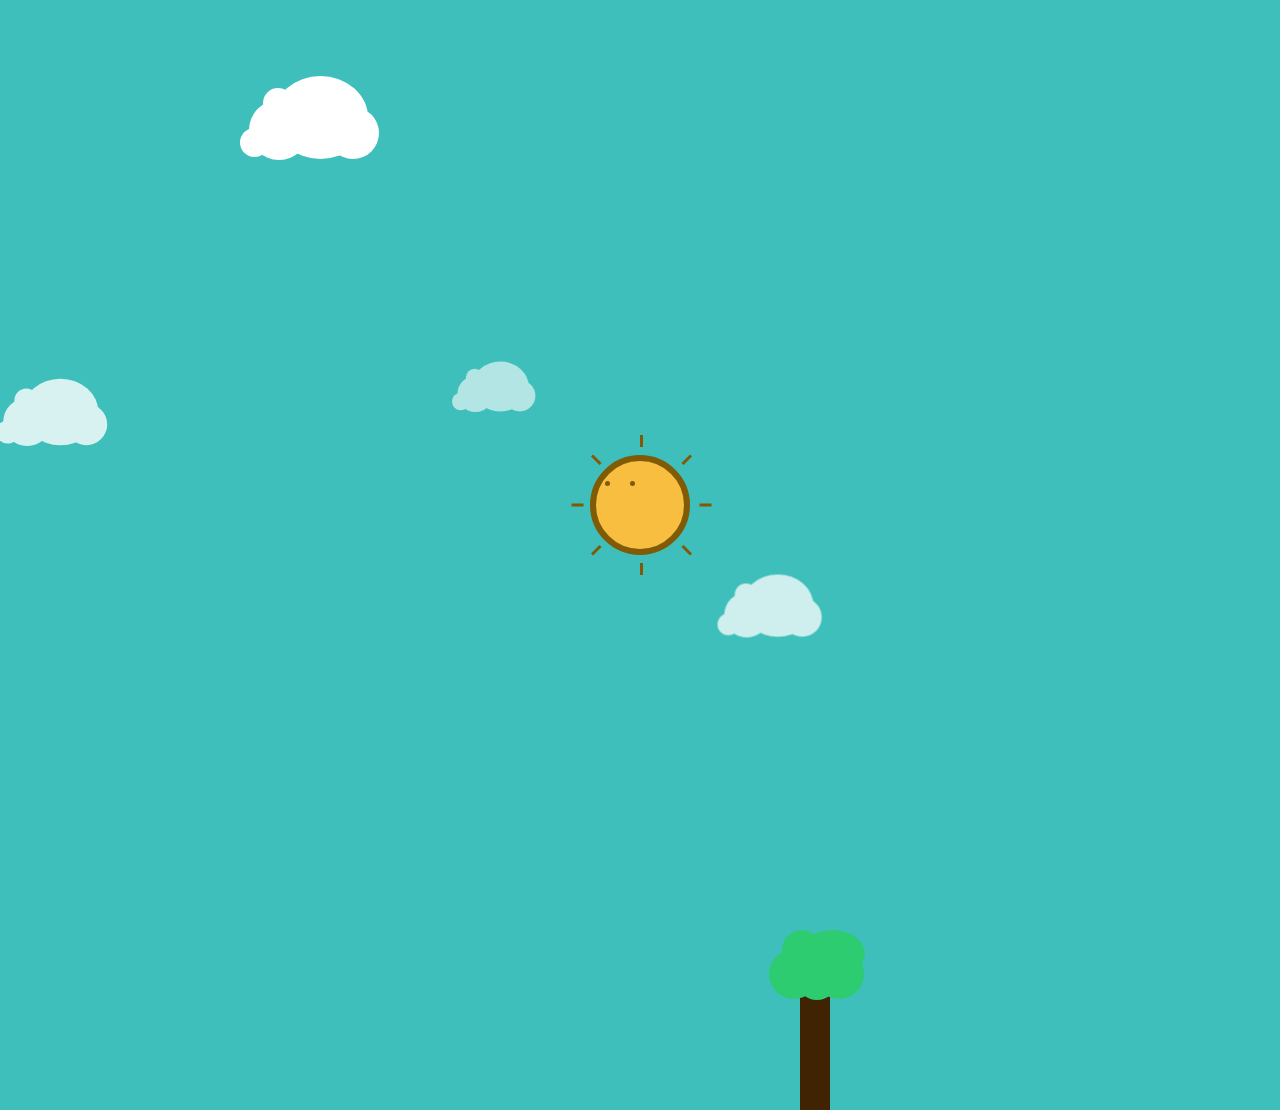
<file: index.html>
<!DOCTYPE html>
<html>
<head>
  <link rel="stylesheet" href="css/sun.css">
</head>
<body>
  <div class="cloud">
    <i></i>
    <i></i>
    <i></i>
    <i></i>
    <i></i>
  </div>

  <div class="cloud x2">
    <i></i>
    <i></i>
    <i></i>
    <i></i>
    <i></i>
  </div>

  <div class="cloud x3">
    <i></i>
    <i></i>
    <i></i>
    <i></i>
    <i></i>
  </div>

  <div class="cloud x4">
    <i></i>
    <i></i>
    <i></i>
    <i></i>
    <i></i>
  </div>

  <div class='sun-wrapper'>
    <div class='sun'>
      <div class='eyes'>
        <div class='left'></div>
        <div class='right'></div>
      </div>
      <div class='shine'>
        <div class='ray'></div>
        <div class='ray'></div>
        <div class='ray'></div>
        <div class='ray'></div>
        <div class='ray'></div>
        <div class='ray'></div>
        <div class='ray'></div>
        <div class='ray'></div>
      </div>
    </div>
  </div>

  <div class="tree">
    <i></i>
    <i></i>
    <i></i>
    <i></i>
    <i></i>
  </div>
</body>
</html>
</file>
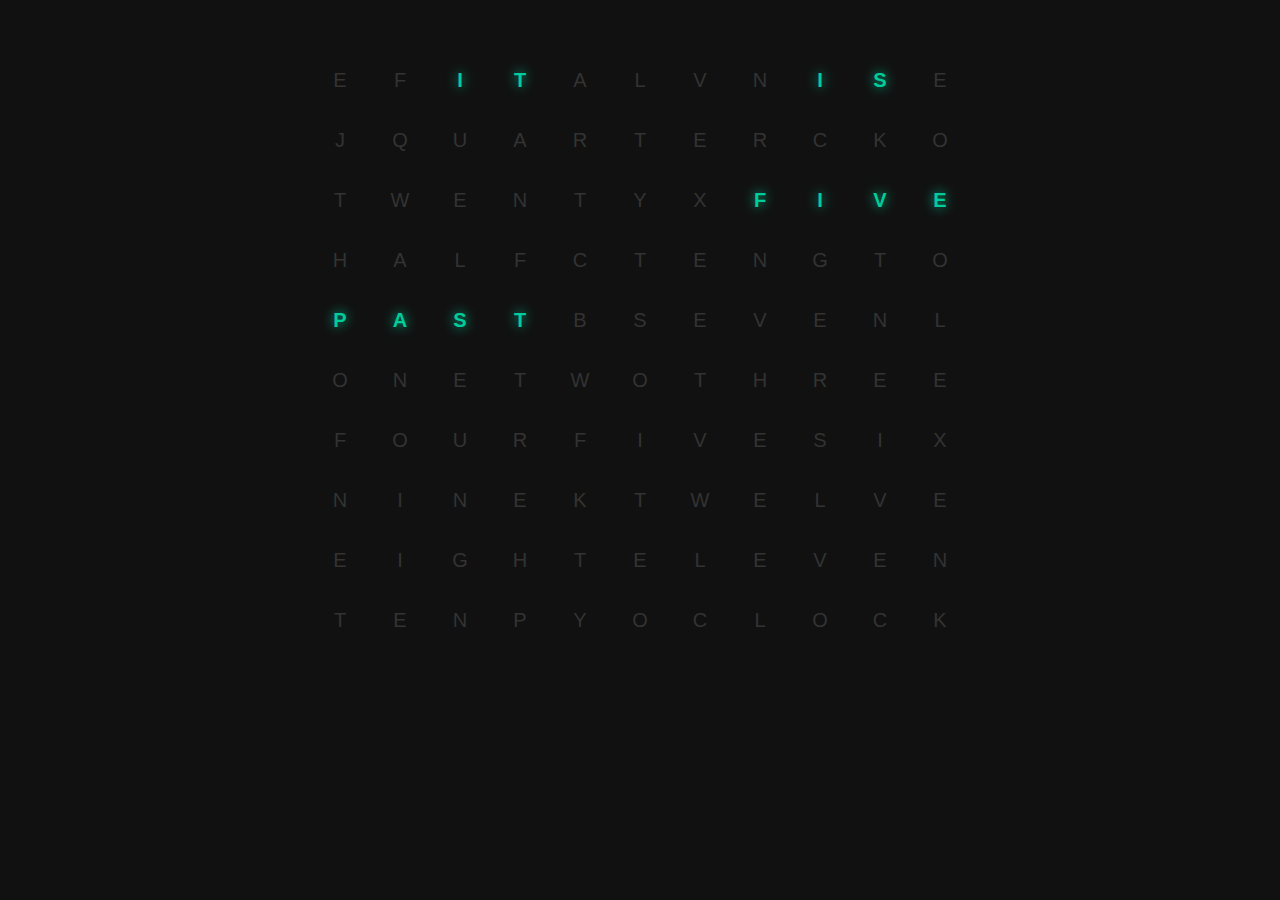
<file: clock.html>
<!DOCTYPE html>
<html>
<head>
  <link rel="stylesheet" href="css/clock.css">
</head>
<body>
  <div id="clock-container">
    <div class="clock-row">
      <div class="letter">E</div>
      <div class="letter">F</div>
        <div class="letter it active">I</div>
        <div class="letter it active" >T</div>
      <div class="letter a">A</div>
      <div class="letter">L</div>
      <div class="letter">V</div>
      <div class="letter">N</div>
      <div class="letter is active">I</div>
      <div class="letter is active">S</div>
      <div class="letter">E</div>
    </div>
    <div class="clock-row">
      <div class="letter">J</div>
      <div class="letter quarter">Q</div>
      <div class="letter quarter">U</div>
      <div class="letter quarter">A</div>
      <div class="letter quarter">R</div>
      <div class="letter quarter">T</div>
      <div class="letter quarter">E</div>
      <div class="letter quarter">R</div>
      <div class="letter">C</div>
      <div class="letter">K</div>
      <div class="letter">O</div>
    </div>
    <div class="clock-row">
      <div class="letter twenty">T</div>
      <div class="letter twenty">W</div>
      <div class="letter twenty">E</div>
      <div class="letter twenty">N</div>
      <div class="letter twenty">T</div>
      <div class="letter twenty">Y</div>
      <div class="letter">X</div>
      <div class="letter five">F</div>
      <div class="letter five">I</div>
      <div class="letter five">V</div>
      <div class="letter five">E</div>
    </div>
    <div class="clock-row">
      <div class="letter half">H</div>
      <div class="letter half">A</div>
      <div class="letter half">L</div>
      <div class="letter half">F</div>
      <div class="letter">C</div>
      <div class="letter ten">T</div>
      <div class="letter ten">E</div>
      <div class="letter ten">N</div>
      <div class="letter">G</div>
      <div class="letter to">T</div>
      <div class="letter to">O</div>
    </div>
    <div class="clock-row">
      <div class="letter past">P</div>
      <div class="letter past">A</div>
      <div class="letter past">S</div>
      <div class="letter past">T</div>
      <div class="letter">B</div>
      <div class="letter 7">S</div>
      <div class="letter 7">E</div>
      <div class="letter 7">V</div>
      <div class="letter 7">E</div>
      <div class="letter 7">N</div>
      <div class="letter">L</div>
    </div>
    <div class="clock-row">
      <div class="letter 1">O</div>
      <div class="letter 1">N</div>
      <div class="letter 1">E</div>
      <div class="letter 2">T</div>
      <div class="letter 2">W</div>
      <div class="letter 2">O</div>
      <div class="letter 3">T</div>
      <div class="letter 3">H</div>
      <div class="letter 3">R</div>
      <div class="letter 3">E</div>
      <div class="letter 3">E</div>
    </div>
    <div class="clock-row">
      <div class="letter 4">F</div>
      <div class="letter 4">O</div>
      <div class="letter 4">U</div>
      <div class="letter 4">R</div>
      <div class="letter 5">F</div>
      <div class="letter 5">I</div>
      <div class="letter 5">V</div>
      <div class="letter 5">E</div>
      <div class="letter 6">S</div>
      <div class="letter 6">I</div>
      <div class="letter 6">X</div>
    </div>
    <div class="clock-row">
      <div class="letter 9">N</div>
      <div class="letter 9">I</div>
      <div class="letter 9">N</div>
      <div class="letter 9">E</div>
      <div class="letter">K</div>
      <div class="letter 12 0">T</div>
      <div class="letter 12 0">W</div>
      <div class="letter 12 0">E</div>
      <div class="letter 12 0">L</div>
      <div class="letter 12 0">V</div>
      <div class="letter 12 0">E</div>
    </div>
    <div class="clock-row">
      <div class="letter 8">E</div>
      <div class="letter 8">I</div>
      <div class="letter 8">G</div>
      <div class="letter 8">H</div>
      <div class="letter 8">T</div>
      <div class="letter 11">E</div>
      <div class="letter 11">L</div>
      <div class="letter 11">E</div>
      <div class="letter 11">V</div>
      <div class="letter 11">E</div>
      <div class="letter 11">N</div>
    </div>
    <div class="clock-row">
      <div class="letter 10">T</div>
      <div class="letter 10">E</div>
      <div class="letter 10">N</div>
      <div class="letter">P</div>
      <div class="letter">Y</div>
      <div class="letter oclock">O</div>
      <div class="letter oclock">C</div>
      <div class="letter oclock">L</div>
      <div class="letter oclock">O</div>
      <div class="letter oclock">C</div>
      <div class="letter oclock">K</div>
    </div>
  </div>

  <script src="//code.jquery.com/jquery-1.11.0.min.js"></script>
  <script src="js/clock.js"></script>
</body>
</html>
</file>
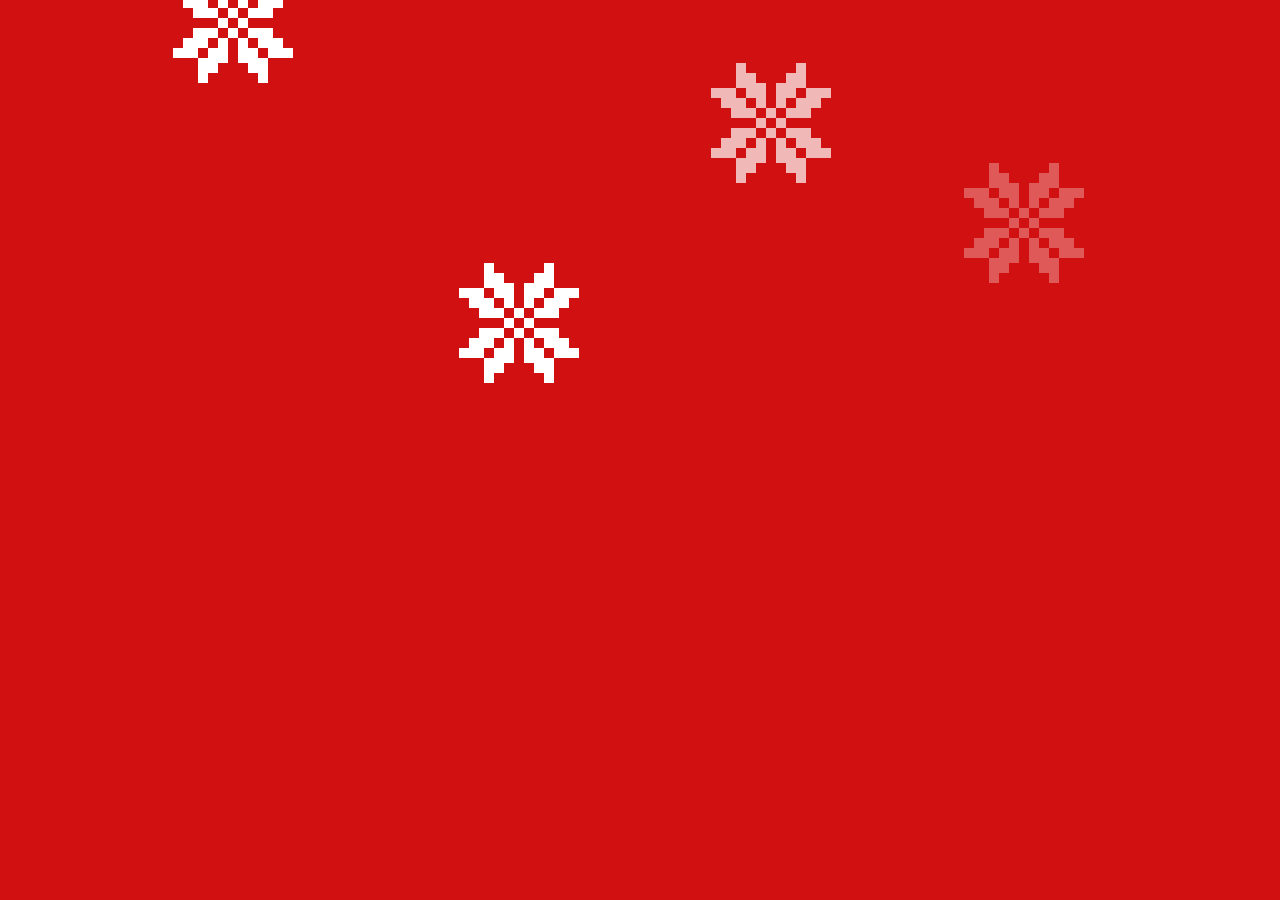
<file: snow.html>
<!DOCTYPE html>
<html>
<head>
  <link rel="stylesheet" href="css/snow.css">
</head>
<body>
  <div class="snowflake">
    <i></i>
    <i></i>
    <i></i>
    <i></i>
    <!-- end of centre of snowflake, start of top right-->
    <i></i>
    <i></i>
    <i></i>
    <i></i>
    <i></i>
    <i></i>
    <!--Start of top left-->
    <i></i>
    <i></i>
    <i></i>
    <i></i>
    <i></i>
    <i></i>
    <!--Start of bottom left-->
    <i></i>
    <i></i>
    <i></i>
    <i></i>
    <i></i>
    <i></i>
    <!--Start of bottom right-->
    <i></i>
    <i></i>
    <i></i>
    <i></i>
    <i></i>
    <i></i>
  </div>

  <div class="snowflake middleground x2">
    <i></i>
    <i></i>
    <i></i>
    <i></i>
    <!-- end of centre of snowflake, start of top right-->
    <i></i>
    <i></i>
    <i></i>
    <i></i>
    <i></i>
    <i></i>
    <!--Start of top left-->
    <i></i>
    <i></i>
    <i></i>
    <i></i>
    <i></i>
    <i></i>
    <!--Start of bottom left-->
    <i></i>
    <i></i>
    <i></i>
    <i></i>
    <i></i>
    <i></i>
    <!--Start of bottom right-->
    <i></i>
    <i></i>
    <i></i>
    <i></i>
    <i></i>
    <i></i>
  </div>

  <div class="snowflake background x3">
    <i></i>
    <i></i>
    <i></i>
    <i></i>
    <!-- end of centre of snowflake, start of top right-->
    <i></i>
    <i></i>
    <i></i>
    <i></i>
    <i></i>
    <i></i>
    <!--Start of top left-->
    <i></i>
    <i></i>
    <i></i>
    <i></i>
    <i></i>
    <i></i>
    <!--Start of bottom left-->
    <i></i>
    <i></i>
    <i></i>
    <i></i>
    <i></i>
    <i></i>
    <!--Start of bottom right-->
    <i></i>
    <i></i>
    <i></i>
    <i></i>
    <i></i>
    <i></i>
  </div>

  <div class="snowflake x1">
    <i></i>
    <i></i>
    <i></i>
    <i></i>
    <!-- end of centre of snowflake, start of top right-->
    <i></i>
    <i></i>
    <i></i>
    <i></i>
    <i></i>
    <i></i>
    <!--Start of top left-->
    <i></i>
    <i></i>
    <i></i>
    <i></i>
    <i></i>
    <i></i>
    <!--Start of bottom left-->
    <i></i>
    <i></i>
    <i></i>
    <i></i>
    <i></i>
    <i></i>
    <!--Start of bottom right-->
    <i></i>
    <i></i>
    <i></i>
    <i></i>
    <i></i>
    <i></i>
  </div>


</body>
</html>
</file>
<file: css/sun.css>
* {
  margin: 0;
  padding: 0;
  -moz-box-sizing: border-box;
  box-sizing: border-box;
}

html, body {
  height: 100%;
  background: #3fbfbb;
}

.cloud {
  height: 100px;
  width: 100px;
  position: relative;
  margin: 140px 0 0 220px;
  z-index: 200;
}

.cloud i {
  position: absolute;
  border-radius: 50%;
  background: #FFF;
  height: 50px;
  width: 50px;
  -webkit-animation: moveclouds 0.7s linear infinite;
  -moz-animation: moveclouds 0.7s linear infinite;
  animation: moveclouds 0.7s linear infinite;
  -moz-transform-origin: 47% 47%;
  -webkit-transform-origin: 47% 47%;
  transform-origin: 47% 47%;
  -webkit-animation-duration: 7.80s;
  -moz-animation-duration: 7.80s;
  animation-duration: 7.80s;
}

.cloud i:nth-child(1) {
  width: 60px;
  height: 60px;
  top: -40%;
  left: 29%;
}

.cloud i:nth-child(2) {
  width: 52px;
  height: 52px;
  left: 107%;
  bottom: 81%;
}

.cloud i:nth-child(3) {
  width: 30px;
  height: 30px;
  bottom: 122%;
  left: 43%;
}

.cloud i:nth-child(4) {
  width: 95px;
  height: 83px;
  bottom: 81%;
  left: 53%;
}

.cloud i:nth-child(5) {
  width: 29px;
  height: 29px;
  top: -12%;
  left: 20%;
}

@-webkit-keyframes moveclouds {
	0% {margin-left: 1000px;}
	100% {margin-left: -1000px;}
}

@keyframes moveclouds {
	0% {margin-left: 1000px;}
	100% {margin-left: -1000px;}
}

.x2 {
	left: 200px;

	-webkit-transform: scale(0.6);
	-moz-transform: scale(0.6);
	transform: scale(0.6);
	opacity: 0.6;
  -webkit-animation: moveclouds 25s linear infinite;
	-moz-animation: moveclouds 25s linear infinite;
	-o-animation: moveclouds 25s linear infinite;
}

.x3 {
	left: -250px; top: -200px;

	-webkit-transform: scale(0.8);
	-moz-transform: scale(0.8);
	transform: scale(0.8);
	opacity: 0.8;

	-webkit-animation: moveclouds 20s linear infinite;
	-moz-animation: moveclouds 20s linear infinite;
	-o-animation: moveclouds 20s linear infinite;
}

.x4 {
	left: 470px; top: -250px;

	-webkit-transform: scale(0.75);
	-moz-transform: scale(0.75);
	transform: scale(0.75);
	opacity: 0.75;

	-webkit-animation: moveclouds 18s linear infinite;
	-moz-animation: moveclouds 18s linear infinite;
	-o-animation: moveclouds 18s linear infinite;
}

.sun-wrapper {
  position: absolute;
  top: 50%;
  left: 50%;
  width: 150px;
  height: 150px;
  margin: -75px 0 0 -75px;
}

.sun {
  position: relative;
  width: 100px;
  height: 100px;
  margin: -30px auto;
  border: 6px solid #815a05;
  background: #f8be40;
  border-radius: 50%;
  -webkit-transform: translate3d(0, 110px, 0);
          transform: translate3d(0, 110px, 0);
  -webkit-animation: 7s sun ease infinite;
          animation: 7s sun ease infinite;
}


.shine {
  position: absolute;
  top: 50%;
  left: 50%;
  -webkit-animation: 20s shine linear infinite;
          animation: 20s shine linear infinite;
}

.ray {
  position: absolute;
  top: 50%;
  left: 50%;
  width: 3px;
  height: 70px;
  border-bottom: 12px solid #815a05;
  -webkit-transform-origin: top;
          transform-origin: top;
}

.ray:nth-child(1) {
  -webkit-transform: rotate(45deg);
          transform: rotate(45deg);
}

.ray:nth-child(2) {
  -webkit-transform: rotate(90deg);
          transform: rotate(90deg);
}

.ray:nth-child(3) {
  -webkit-transform: rotate(135deg);
          transform: rotate(135deg);
}

.ray:nth-child(4) {
  -webkit-transform: rotate(180deg);
          transform: rotate(180deg);
}

.ray:nth-child(5) {
  -webkit-transform: rotate(225deg);
          transform: rotate(225deg);
}

.ray:nth-child(6) {
  -webkit-transform: rotate(270deg);
          transform: rotate(270deg);
}

.ray:nth-child(7) {
  -webkit-transform: rotate(315deg);
          transform: rotate(315deg);
}

.ray:nth-child(8) {
  -webkit-transform: rotate(360deg);
          transform: rotate(360deg);
}

@-webkit-keyframes shine {
  100% {
    -webkit-transform: rotate(360deg);
            transform: rotate(360deg);
  }
}

@keyframes shine {
  100% {
    -webkit-transform: rotate(360deg);
            transform: rotate(360deg);
  }
}

.eyes {
  position: absolute;
  top: 28%;
  left: 10%;
  width: 30px;
  height: 5px;
  margin: -5px 0 0 0;
  -webkit-animation: 7s eyes ease infinite;
          animation: 7s eyes ease infinite;
}

.left, .right {
  float: left;
  width: 5px;
  height: 5px;
  border-radius: 50%;
  background: #815a05;
}

.right {
  float: right;
}

@-webkit-keyframes eyes {
  0% {
    -webkit-transform: translate3d(0, 0, 0);
            transform: translate3d(0, 0, 0);
  }
  42% {
    -webkit-transform: translate3d(0, 0, 0);
            transform: translate3d(0, 0, 0);
  }
  45% {
    -webkit-transform: translate3d(40px, 0, 0);
            transform: translate3d(40px, 0, 0);
  }
  55% {
    -webkit-transform: translate3d(40px, 0, 0);
            transform: translate3d(40px, 0, 0);
  }
  58% {
    -webkit-transform: translate3d(40px, 20px, 0);
            transform: translate3d(40px, 20px, 0);
  }
  65% {
    -webkit-transform: translate3d(40px, 20px, 0);
            transform: translate3d(40px, 20px, 0);
  }
  70% {
    -webkit-transform: translate3d(40px, 0, 0);
            transform: translate3d(40px, 0, 0);
  }
  78% {
    -webkit-transform: translate3d(40px, 0, 0);
            transform: translate3d(40px, 0, 0);
  }
  100% {
    -webkit-transform: translate3d(0, 0, 0);
            transform: translate3d(0, 0, 0);
  }
}

@keyframes eyes {
  0% {
    -webkit-transform: translate3d(0, 0, 0);
            transform: translate3d(0, 0, 0);
  }
  42% {
    -webkit-transform: translate3d(0, 0, 0);
            transform: translate3d(0, 0, 0);
  }
  45% {
    -webkit-transform: translate3d(40px, 0, 0);
            transform: translate3d(40px, 0, 0);
  }
  55% {
    -webkit-transform: translate3d(40px, 0, 0);
            transform: translate3d(40px, 0, 0);
  }
  58% {
    -webkit-transform: translate3d(0, 0, 0);
            transform: translate3d(0, 0, 0);
  }
  100% {
    -webkit-transform: translate3d(0, 0, 0);
            transform: translate3d(0, 0, 0);
  }
}

.tree {
  height: 150px;
  width: 30px;
  position: relative;
  background: #402303;
  margin: 0 0 0 800px;
}

.tree i {
  position: absolute;
  border-radius: 50%;
  background: #2ecc71;
  height: 80px;
  width: 80px;
}

.tree i:nth-child(1) {
  width: 65px;
  height: 47px;
  top: -20%;
}

.tree i:nth-child(2) {
  width: 50px;
  height: 50px;
  top: -11px;
  left: -103%;
}

.tree i:nth-child(3) {
  width: 50px;
  height: 50px;
  top: -11px;
  left: 45%;
}

.tree i:nth-child(4) {
  width: 40px;
  height: 40px;
  top: -30px;
  left: -59%;
}

.tree i:nth-child(5) {
  width: 40px;
  height: 40px;
  top: 0;
  left: -11%;
}
</file>
<file: css/clock.css>
body {
    background-color: #111;
}

#clock-container {
    width: 660px;
    margin: auto;
    margin-top: 50px;
    display: flex;
    flex-direction: column;
}

.clock-row {
    width: 100%;
    display: flex;
    flex-direction: row;
}

.letter {
    width: 60px;
    height: 60px;
    display: block;
    line-height: 60px;
    text-align: center;
    color: #333;
    font-family: 'Monda', Arial, sans-serif;
    font-weight: 400;
    font-size: 20px;
}

.active {
    color: #00CD9B;
    font-weight: 700;
    text-shadow: 0 0 12px #00CD9B;
}
</file>
<file: css/snow.css>
body {
  background: #D11111;
}

.snowflake {
  height: 100px;
  width: 100px;
  position: relative;
  margin: 0 0 0 220px;
  -webkit-animation: snow 6.5s linear infinite;
          animation: snow 6.5s linear infinite;
}

.x1 {
  position: relative;
  margin-left: 40%;
  -webkit-animation: snow 10s linear infinite;
          animation: snow 10s linear infinite;
}

.x2 {
  position: relative;
  margin-left: 60%;
  -webkit-animation: snow 9s linear infinite;
          animation: snow 9s linear infinite;
}

.x3 {
  position: relative;
  margin-left: 80%;
  -webkit-animation: snow 11s linear infinite;
          animation: snow 11s linear infinite;
}

.snowflake i {
  background: #FFF;
  position: absolute;
  width: 10px;
}

.foreground {
  opacity: 1;
  z-index: 300;
}

.middleground {
  opacity: 0.7;
  z-index: 200;
}

.background {
  opacity: 0.3;
  z-index: 100;
}

.snowflake i:nth-child(1) {
  height: 10px;
  width: 10px;
}

.snowflake i:nth-child(2) {
  top: 10px;
  left: -10px;
  height: 10px;
}

.snowflake i:nth-child(3) {
  left: 10px;
  top: 10px;
  height: 10px;
}

.snowflake i:nth-child(4) {
  top: 20px;
  height: 10px;
}
/*End of centre of snowflake*/

.snowflake i:nth-child(5) {
  left: 10px;
  height: 25px;
  top: -25px;
}

.snowflake i:nth-child(6) {
  left: 20px;
  height: 25px;
  top: -35px;
}

.snowflake i:nth-child(7) {
  left: 30px;
  height: 25px;
  top: -45px;
}

.snowflake i:nth-child(8) {
  left: 20px;
  height: 10px;
  width: 25px;
  top: 0px;
}

.snowflake i:nth-child(9) {
  left: 30px;
  height: 10px;
  width: 25px;
  top: -10px;
}

.snowflake i:nth-child(10) {
  left: 40px;
  height: 10px;
  width: 25px;
  top: -20px;
}

/*End of top right snowflake*/
.snowflake i:nth-child(11) {
  left: -10px;
  height: 25px;
  top: -25px;
}

.snowflake i:nth-child(12) {
  left: -20px;
  height: 25px;
  top: -35px;
}

.snowflake i:nth-child(13) {
  left: -30px;
  height: 25px;
  top: -45px;
}

.snowflake i:nth-child(14) {
  left: -35px;
  height: 10px;
  width: 25px;
  top: 0px;
}

.snowflake i:nth-child(15) {
  left: -45px;
  height: 10px;
  width: 25px;
  top: -10px;
}

.snowflake i:nth-child(16) {
  left: -55px;
  height: 10px;
  width: 25px;
  top: -20px;
}
/*Start of bottom left*/

.snowflake i:nth-child(17) {
  left: -35px;
  height: 10px;
  width: 25px;
  top: 20px;
}

.snowflake i:nth-child(18) {
  left: -45px;
  height: 10px;
  width: 25px;
  top: 30px;
}

.snowflake i:nth-child(19) {
  left: -55px;
  height: 10px;
  width: 25px;
  top: 40px;
}

.snowflake i:nth-child(20) {
  left: -10px;
  height: 25px;
  top: 30px;
}

.snowflake i:nth-child(21) {
  left: -20px;
  height: 25px;
  top: 40px;
}

.snowflake i:nth-child(22) {
  left: -30px;
  height: 25px;
  top: 50px;
}

/*Bottom right*/
.snowflake i:nth-child(23) {
  left: 20px;
  height: 10px;
  width: 25px;
  top: 20px;
}

.snowflake i:nth-child(24) {
  left: 30px;
  height: 10px;
  width: 25px;
  top: 30px;
}

.snowflake i:nth-child(25) {
  left: 40px;
  height: 10px;
  width: 25px;
  top: 40px;
}

.snowflake i:nth-child(26) {
  left: 10px;
  height: 25px;
  top: 30px;
}

.snowflake i:nth-child(27) {
  left: 20px;
  height: 25px;
  top: 40px;
}

.snowflake i:nth-child(28) {
  left: 30px;
  height: 25px;
  top: 50px;
}

@-webkit-keyframes snow {
  0% {
    -webkit-transform: translate3d(0, -100%, 0);
            transform: translate3d(0, -100%, 0);
  }
  100% {
    -webkit-transform: translate3d(5%, 600%, 0);
            transform: translate3d(5%, 600%, 0);
  }
}

@keyframes snow {
  0% {
    -webkit-transform: translate3d(0, -100%, 0);
            transform: translate3d(0, -100%, 0);
  }
  100% {
    -webkit-transform: translate3d(5%, 600%, 0);
            transform: translate3d(5%, 600%, 0);
  }
}
</file>
